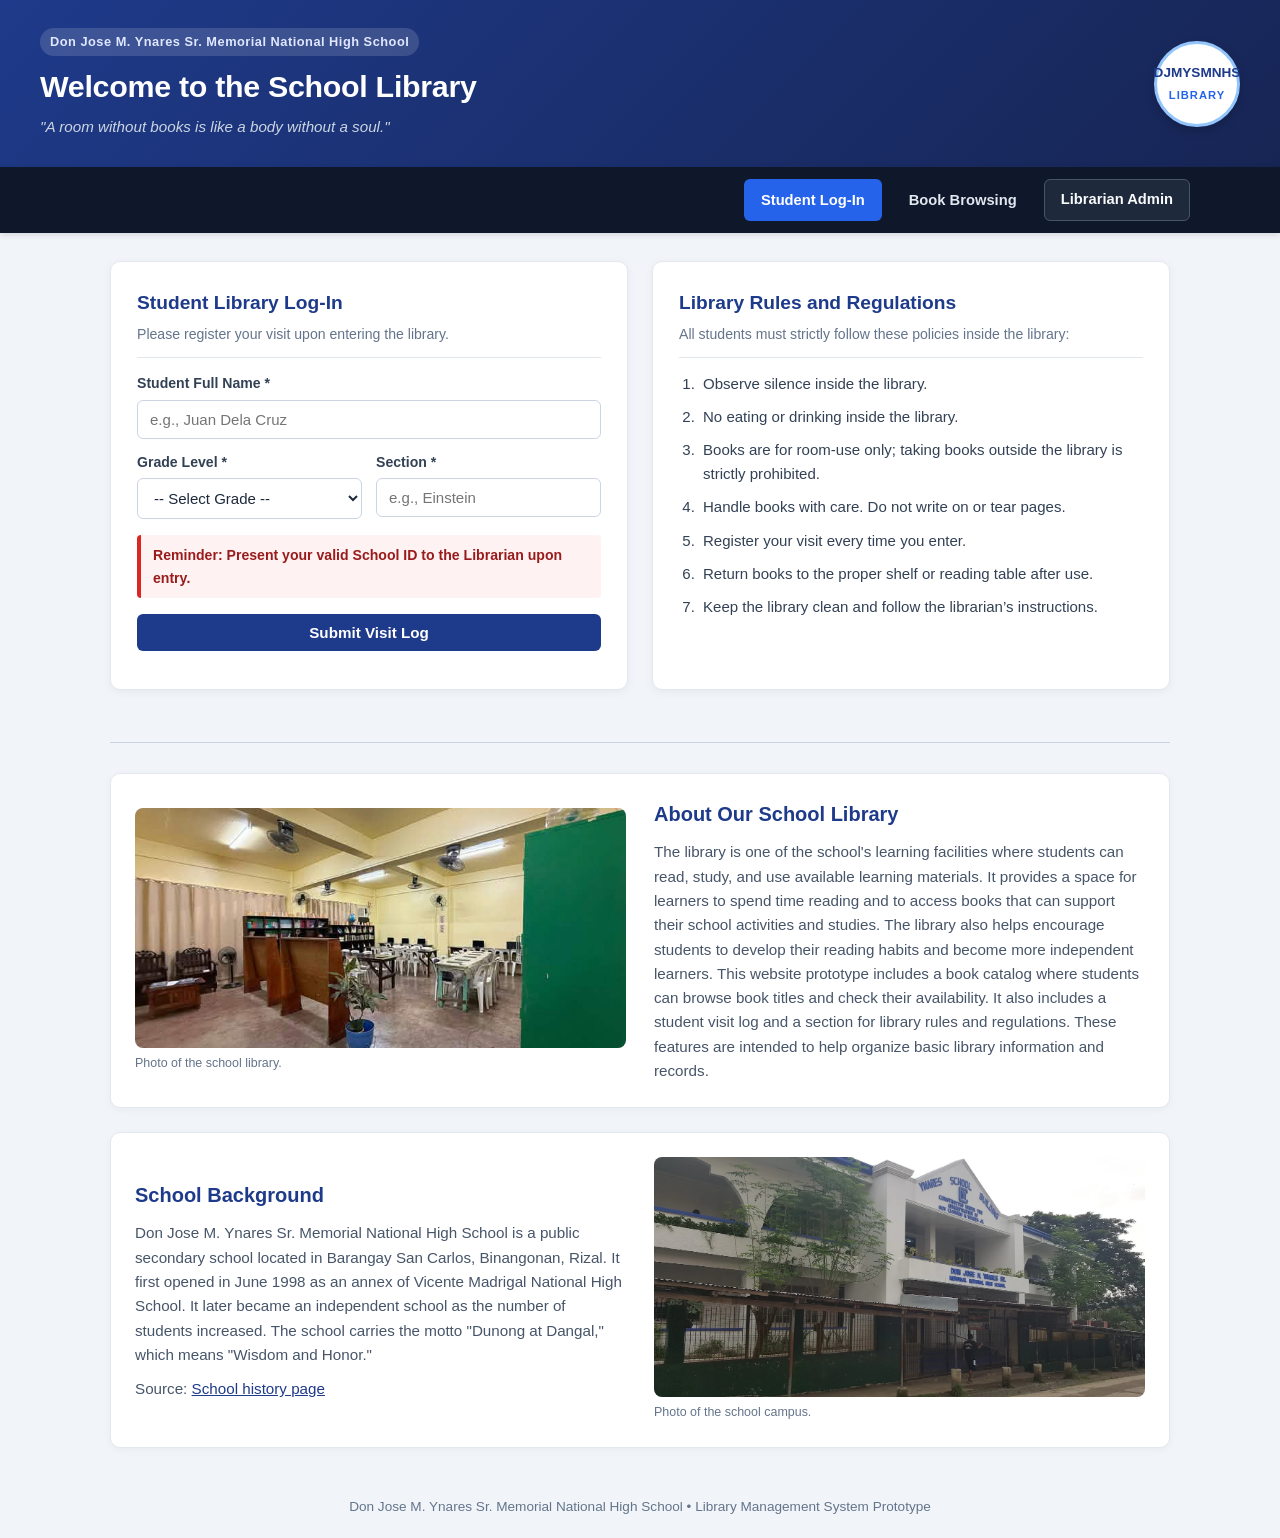
<file: index.html>
<!DOCTYPE html>
<html lang="en">
<head>
  <meta charset="UTF-8" />
  <meta name="viewport" content="width=device-width, initial-scale=1.0" />
  <title>School Library Portal - DJMYSMNHS</title>
  <link rel="stylesheet" href="style.css" />
</head>
<body>

  <!-- HEADER SECTION -->
  <header class="main-header">
    <div class="header-text">
      <span class="school-badge">Don Jose M. Ynares Sr. Memorial National High School</span>
      <h1 class="welcome-title">Welcome to the School Library</h1>
      <p class="school-quote">"A room without books is like a body without a soul."</p>
    </div>
    <div class="school-logo">
      <span>DJMYSMNHS<br><small>LIBRARY</small></span>
    </div>
  </header>

  <!-- NAVIGATION BAR -->
  <nav class="navbar">
    <div class="nav-inner">
      <div class="nav-buttons">
        <button id="btnLoginSec" class="nav-btn active" onclick="showStudentSection('loginSection')">Student Log-In</button>
        <button id="btnBrowseSec" class="nav-btn" onclick="showStudentSection('browseSection')">Book Browsing</button>
        <a href="librarian/index.html" class="nav-btn admin-link">Librarian Admin</a>
      </div>
    </div>
  </nav>

  <!-- TOP SECTION: STUDENT LOGIN & RULES (Default View) -->
  <section id="loginSection" class="top-container">
    <div class="two-columns">
      <!-- Left Side: Student Check-in Form -->
      <div class="card">
        <h3>Student Library Log-In</h3>
        <p class="card-subtitle">Please register your visit upon entering the library.</p>
        <form id="studentLoginForm">
          <label for="studentName">Student Full Name *</label>
          <input type="text" id="studentName" placeholder="e.g., Juan Dela Cruz" required />

          <div class="row-inputs">
            <div>
              <label for="studentGrade">Grade Level *</label>
              <select id="studentGrade" required>
                <option value="">-- Select Grade --</option>
                <option value="Grade 7">Grade 7</option>
                <option value="Grade 8">Grade 8</option>
                <option value="Grade 9">Grade 9</option>
                <option value="Grade 10">Grade 10</option>
                <option value="Grade 11">Grade 11</option>
                <option value="Grade 12">Grade 12</option>
              </select>
            </div>
            <div>
              <label for="studentSection">Section *</label>
              <input type="text" id="studentSection" placeholder="e.g., Einstein" required />
            </div>
          </div>

          <div class="id-reminder">
            Reminder: Present your valid School ID to the Librarian upon entry.
          </div>
          <button type="submit" class="primary-btn full-width">Submit Visit Log</button>
        </form>
        <p id="loginFeedback" class="feedback-msg"></p>
      </div>

      <!-- Right Side: Rules and Regulations -->
      <div class="card">
        <h3>Library Rules and Regulations</h3>
        <p class="card-subtitle">All students must strictly follow these policies inside the library:</p>
        <ol id="studentRulesList" class="rules-list">
          <!-- Rules automatically load from JS for Proto.js -->
        </ol>
      </div>
    </div>
  </section>

  <!-- TOP SECTION ALTERNATIVE: BOOK BROWSING -->
  <section id="browseSection" class="top-container hidden">
    <div class="card">
      <div class="section-header-flex">
        <div>
          <h3>Available Books Catalog</h3>
          <p class="card-subtitle" id="catalogCountText">Showing all books (Room-use reading only)</p>
        </div>
        <button class="secondary-btn" onclick="showStudentSection('loginSection')">Back to Student Log-In</button>
      </div>

      <div class="filter-bar">
        <input type="text" id="bookSearchInput" onkeyup="renderStudentBooks()" placeholder="Search by book title, author, or year..." />
        <select id="genreFilterSelect" onchange="renderStudentBooks()">
          <option value="All">All Genres</option>
          <option value="Mathematics">Mathematics</option>
          <option value="Science">Science</option>
          <option value="English, Filipino & Values">English, Filipino & Values</option>
          <option value="Technology & Computing">Technology & Computing</option>
          <option value="Business, Finance & Medicine">Business, Finance & Medicine</option>
          <option value="Religion & Christian Living">Religion & Christian Living</option>
          <option value="Fiction">Fiction</option>
          <option value="Children & Young Readers">Children & Young Readers</option>
          <option value="Biography, Memoir & History">Biography, Memoir & History</option>
          <option value="Travel">Travel</option>
          <option value="Other">Other</option>
        </select>
      </div>
      
      <div class="table-responsive">
        <table>
          <thead>
            <tr>
              <th>Title</th>
              <th>Author</th>
              <th>Year</th>
              <th>Genre</th>
              <th>Status</th>
            </tr>
          </thead>
          <tbody id="studentBookTable">
            <!-- Books load here from JS for Proto.js -->
          </tbody>
        </table>
      </div>
    </div>
  </section>

  <hr class="divider" />

  <!-- SCHOOL AND LIBRARY BACKGROUND -->
  <main class="info-container">
    <div class="info-row">
      <div class="pic-box">
        <img src="library-pic.jpg" alt="Interior of the Don Jose M. Ynares Sr. Memorial National High School library" />
        <p class="image-note">Photo of the school library.</p>
      </div>
      <div class="text-box">
        <h3>About Our School Library</h3>
        <p>
          The library is one of the school's learning facilities where students can read, study, and use available learning materials. It provides a space for learners to spend time reading and to access books that can support their school activities and studies. The library also helps encourage students to develop their reading habits and become more independent learners.

          This website prototype includes a book catalog where students can browse book titles and check their availability. It also includes a student visit log and a section for library rules and regulations. These features are intended to help organize basic library information and records.
        </p>
      </div>
    </div>

    <div class="info-row">
      <div class="text-box">
        <h3>School Background</h3>
        <p>
          Don Jose M. Ynares Sr. Memorial National High School is a public secondary school located in Barangay San Carlos, Binangonan, Rizal. It first opened in June 1998 as an annex of Vicente Madrigal National High School. It later became an independent school as the number of students increased. The school carries the motto "Dunong at Dangal," which means "Wisdom and Honor."
        </p>
        <p class="source-note">
          Source: <a href="https://en.wikipedia.org/wiki/Don_Jose_M._Ynares_Sr._Memorial_National_High_School" target="_blank" rel="noopener noreferrer">School history page</a>
        </p>
      </div>
      <div class="pic-box">
        <img src="school-pic.webp" alt="Don Jose M. Ynares Sr. Memorial National High School building" />
        <p class="image-note">Photo of the school campus.</p>
      </div>
    </div>
  </main>

  <footer class="main-footer">
    <p>Don Jose M. Ynares Sr. Memorial National High School &bull; Library Management System Prototype</p>
  </footer>

  <script src="script.js"></script>
</body>
</html>
</file>
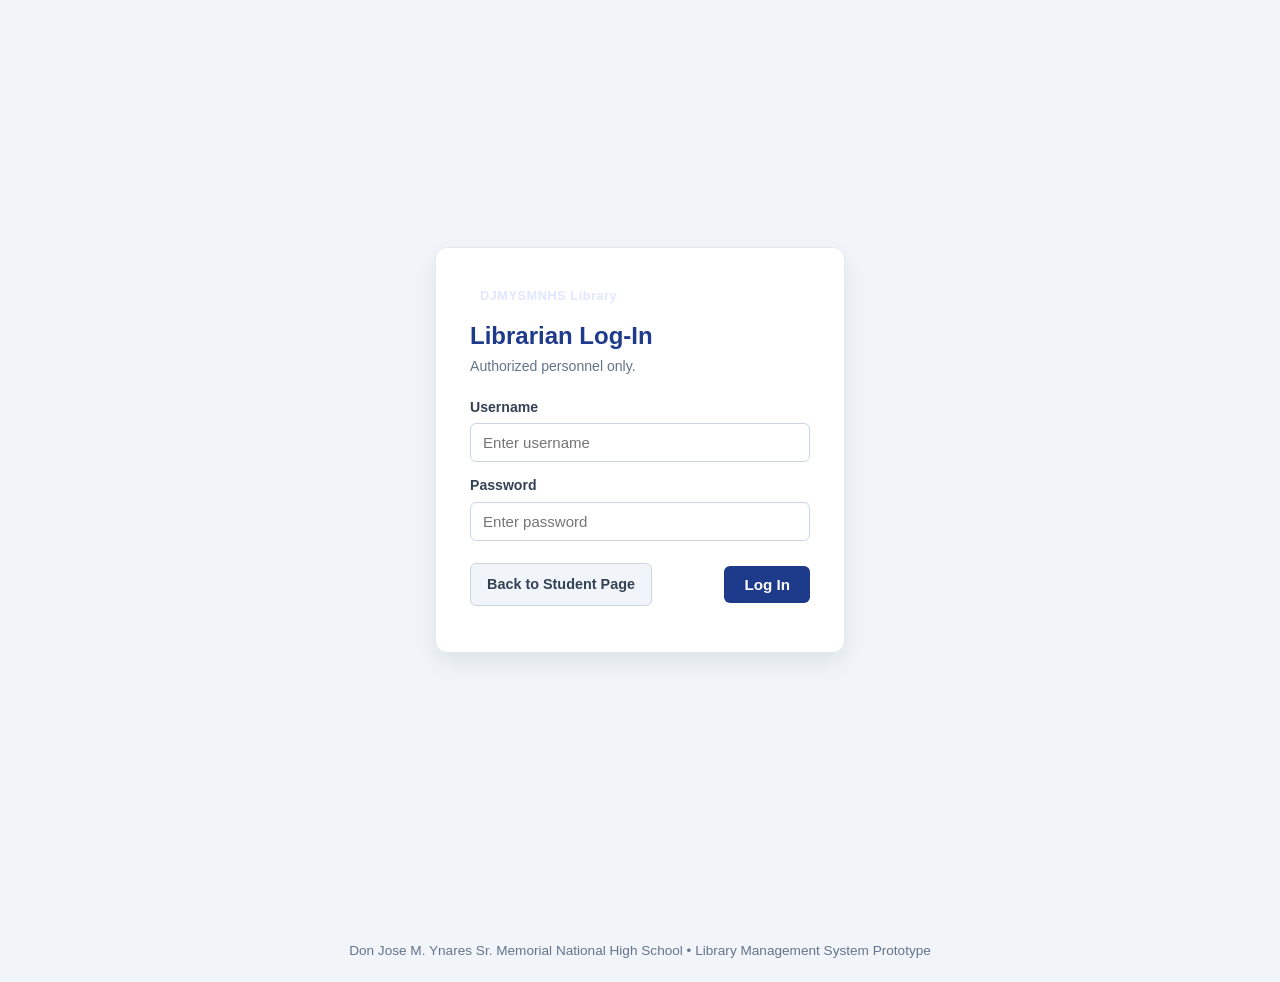
<file: librarian/index.html>
<!DOCTYPE html>
<html lang="en">
<head>
  <meta charset="UTF-8" />
  <meta name="viewport" content="width=device-width, initial-scale=1.0" />
  <title>Librarian Admin - DJMYSMNHS Library</title>
  <link rel="stylesheet" href="../style.css" />
</head>
<body>

  <div id="adminLoginBox" class="login-wrapper">
    <div class="admin-login-card">
      <div class="login-brand">
        <span class="school-badge">DJMYSMNHS Library</span>
        <h2>Librarian Log-In</h2>
        <p>Authorized personnel only.</p>
      </div>
      
      
      <form id="librarianLoginForm">
        <label for="adminUser">Username</label>
        <input type="text" id="adminUser" placeholder="Enter username" required />

        <label for="adminPass">Password</label>
        <input type="password" id="adminPass" placeholder="Enter password" required />

        <div class="login-actions">
          <a href="../index.html" class="secondary-btn">Back to Student Page</a>
          <button type="submit" class="primary-btn">Log In</button>
        </div>
      </form>
      <p id="adminError" class="error-msg"></p>
    </div>
  </div>

  
  
  <div id="adminDashboard" class="hidden">
    
    <div class="dashboard-wrapper">

      <div class="dash-header">
        
        <div>
          <span class="school-badge">Don Jose M. Ynares Sr. Memorial National High School</span>
          
          
          <h1>Librarian Dashboard</h1>
        </div>
        
        <div class="dash-header-actions">
          <a href="../index.html" class="secondary-btn">Student Page</a>
          <button class="danger-btn" onclick="logoutAdmin()">Log Out</button>
          
    </div>
        
      </div>

      <div class="stats-grid">
        <div class="stat-box">
          <h4>Total Books</h4>
          <p id="statTotalBooks">0</p>
        </div>
        
        <div class="stat-box stat-green">
          <h4>Available</h4>
          <p id="statAvailable">0</p>
        </div>
        
        <div class="stat-box stat-red">
          <h4>Unavailable</h4>
          <p id="statUnavailable">0</p>
        </div>
        
        <div class="stat-box">
          <h4>Student Visits</h4>
          <p id="statTotalVisits">0</p>
        </div>
        
        <div class="stat-box stat-amber">
          <h4>Violations</h4>
          <p id="statViolations">0</p>
        </div>
        
      </div>

      
     
      <div class="dash-tabs">
        <button id="tabBtnBooks" class="tab-btn active" onclick="switchAdminTab('booksTab', 'tabBtnBooks')">Manage Books</button>
        <button id="tabBtnVisits" class="tab-btn" onclick="switchAdminTab('visitsTab', 'tabBtnVisits')">Visits &amp; Violations</button>
      </div>

      <section id="booksTab">
        
        <div class="card">
          <h3>Add New Book</h3>
          <p class="card-subtitle">New books appear in the student catalog right away.</p>
          <form id="addBookForm" class="inline-form">
            <input type="text" id="bookTitle" placeholder="Book title *" required />
            <input type="text" id="bookAuthor" placeholder="Author" />
            <input type="number" id="bookYear" placeholder="Year" min="1000" max="2100" />
            <select id="bookGenre" required>
              <option value="Mathematics">Mathematics</option>
              <option value="Science">Science</option>
              <option value="English, Filipino & Values">English, Filipino &amp; Values</option>
              <option value="Technology & Computing">Technology &amp; Computing</option>
              <option value="Business, Finance & Medicine">Business, Finance &amp; Medicine</option>
              <option value="Religion & Christian Living">Religion &amp; Christian Living</option>
              <option value="Fiction">Fiction</option>
              <option value="Children & Young Readers">Children &amp; Young Readers</option>
              <option value="Biography, Memoir & History">Biography, Memoir &amp; History</option>
              <option value="Travel">Travel</option>
              <option value="Other">Other</option>
            </select>
            <button type="submit" class="primary-btn">Add Book</button>
          </form>
        </div>

        <div class="card">
          <h3>Book Inventory</h3>
          <p class="card-subtitle">Toggle a book's availability or remove it from the list.</p>
          <div class="table-responsive">
            <table>
              <thead>
                <tr>
                  <th>Title</th>
                  <th>Author</th>
                  <th>Year</th>
                  <th>Genre</th>
                  <th>Status</th>
                  <th>Actions</th>
                </tr>
              </thead>
              <tbody id="adminBookTable"></tbody>
            </table>
          </div>
          
        </div>
        
      </section>

      <section id="visitsTab" class="hidden">
        <div class="card">
          <h3>Student Visit Records</h3>
          <p class="card-subtitle">Every log-in submitted on the student page.</p>
          <div class="table-responsive">
            <table>
              <thead>
                <tr>
                  <th>Date &amp; Time</th>
                  <th>Student Name</th>
                  <th>Grade</th>
                  <th>Section</th>
                </tr>
              </thead>
              <tbody id="visitsTable"></tbody>
            </table>
          </div>
        </div>

        <div class="card">
          <h3>Record a Rule Violation</h3>
          <p class="card-subtitle">Select the library rule that was broken.</p>
          <form id="violationForm" class="inline-form">
            <input type="text" id="violatorName" placeholder="Student name *" required />
            <input type="text" id="violatorGradeSec" placeholder="Grade & section *" required />
            <select id="ruleViolated" required></select>
            <button type="submit" class="primary-btn">Save Violation</button>
          </form>

          <div class="table-responsive">
            <table>
              <thead>
                <tr>
                  <th>Date</th>
                  <th>Student</th>
                  <th>Grade &amp; Section</th>
                  <th>Rule Violated</th>
                </tr>
              </thead>
              <tbody id="violationsTable"></tbody>
            </table>
          </div>
        </div>
      </section>

    </div>
  </div>

  <footer class="main-footer">
    <p>Don Jose M. Ynares Sr. Memorial National High School &bull; Library Management System Prototype</p>
  </footer>

  <script src="../script.js"></script>
</body>
</html>
</file>
<file: style.css>
/* GENERAL STYLES */
* {
  box-sizing: border-box;
  margin: 0;
  padding: 0;
  font-family: 'Segoe UI', Arial, sans-serif;
}

body {
  background-color: #f1f5f9;
  color: #1e293b;
  line-height: 1.6;
}

.hidden {
  display: none !important;
}

/* HEADER */
.main-header {
  background: linear-gradient(135deg, #1e3a8a 0%, #172554 100%);
  color: #ffffff;
  padding: 28px 40px;
  display: flex;
  justify-content: space-between;
  align-items: center;
  gap: 20px;
}

.school-badge {
  display: inline-block;
  background-color: rgba(255, 255, 255, 0.14);
  color: #e0e7ff;
  font-size: 0.8rem;
  font-weight: 600;
  letter-spacing: 0.5px;
  padding: 4px 10px;
  border-radius: 20px;
  margin-bottom: 6px;
}

.school-badge-dark {
  display: inline-block;
  background-color: #e0e7ff;
  color: #1e3a8a;
  font-size: 0.75rem;
  font-weight: 700;
  letter-spacing: 0.6px;
  padding: 3px 9px;
  border-radius: 12px;
  margin-bottom: 6px;
}

.welcome-title {
  font-size: 1.9rem;
  font-weight: 700;
  letter-spacing: -0.3px;
}

.school-quote {
  font-style: italic;
  font-size: 0.95rem;
  color: #cbd5e1;
  margin-top: 4px;
}

.school-logo {
  width: 86px;
  height: 86px;
  border-radius: 50%;
  background-color: #ffffff;
  color: #1e3a8a;
  display: flex;
  align-items: center;
  justify-content: center;
  text-align: center;
  font-weight: 800;
  font-size: 0.85rem;
  border: 3px solid #93c5fd;
  box-shadow: 0 4px 10px rgba(0, 0, 0, 0.18);
  flex-shrink: 0;
}

.school-logo small {
  font-size: 0.7rem;
  color: #2563eb;
  letter-spacing: 1px;
}

/* NAVIGATION BAR */
.navbar {
  background-color: #0f172a;
  padding: 12px 40px;
  position: sticky;
  top: 0;
  z-index: 100;
  box-shadow: 0 2px 6px rgba(0, 0, 0, 0.12);
}

.nav-inner {
  max-width: 1100px;
  margin: 0 auto;
  display: flex;
  justify-content: flex-end;
}

.nav-buttons {
  display: flex;
  gap: 10px;
  flex-wrap: wrap;
}

.nav-btn {
  background-color: transparent;
  color: #e2e8f0;
  border: 1px solid transparent;
  padding: 8px 16px;
  border-radius: 6px;
  cursor: pointer;
  text-decoration: none;
  font-size: 0.92rem;
  font-weight: 600;
  transition: 0.2s;
}

.nav-btn:hover {
  background-color: #1e293b;
  color: #ffffff;
}

.nav-btn.active {
  background-color: #2563eb;
  color: #ffffff;
}

.admin-link {
  background-color: #1e293b;
  border: 1px solid #475569;
  color: #f8fafc;
}

.admin-link:hover {
  border-color: #93c5fd;
}

/* CONTAINERS & CARDS */
.top-container, .info-container, .dashboard-wrapper {
  max-width: 1100px;
  margin: 28px auto;
  padding: 0 20px;
}

.two-columns {
  display: grid;
  grid-template-columns: 1fr 1fr;
  gap: 24px;
}

.card {
  background: #ffffff;
  padding: 26px;
  border-radius: 10px;
  border: 1px solid #e2e8f0;
  box-shadow: 0 2px 10px rgba(15, 23, 42, 0.05);
  margin-bottom: 22px;
}

.card h3 {
  color: #1e3a8a;
  font-size: 1.2rem;
  margin-bottom: 4px;
}

.card-subtitle {
  color: #64748b;
  font-size: 0.88rem;
  padding-bottom: 12px;
  margin-bottom: 14px;
  border-bottom: 1px solid #e2e8f0;
}

/* FORMS & INPUTS */
label {
  display: block;
  font-weight: 600;
  color: #334155;
  margin-top: 12px;
  margin-bottom: 5px;
  font-size: 0.88rem;
}

input, select {
  width: 100%;
  padding: 10px 12px;
  border: 1px solid #cbd5e1;
  border-radius: 6px;
  font-size: 0.94rem;
  background-color: #ffffff;
  color: #1e293b;
  transition: border-color 0.2s, box-shadow 0.2s;
}

input:focus, select:focus {
  outline: none;
  border-color: #2563eb;
  box-shadow: 0 0 0 3px rgba(37, 99, 235, 0.12);
}

.row-inputs {
  display: grid;
  grid-template-columns: 1fr 1fr;
  gap: 14px;
}

.id-reminder {
  margin-top: 16px;
  background-color: #fef2f2;
  border-left: 4px solid #dc2626;
  color: #991b1b;
  padding: 9px 12px;
  border-radius: 4px;
  font-weight: 600;
  font-size: 0.88rem;
}

.rules-list {
  padding-left: 20px;
  color: #334155;
  font-size: 0.94rem;
}

.rules-list li {
  margin-bottom: 9px;
  padding-left: 4px;
}

/* FILTER BAR */
.filter-bar {
  display: grid;
  grid-template-columns: 2fr 1fr;
  gap: 12px;
  margin-bottom: 15px;
}

/* BUTTONS */
.primary-btn {
  background-color: #1e3a8a;
  color: #ffffff;
  border: none;
  padding: 10px 20px;
  border-radius: 6px;
  cursor: pointer;
  margin-top: 16px;
  font-size: 0.95rem;
  font-weight: 600;
  transition: background-color 0.2s;
}

.primary-btn:hover {
  background-color: #1d4ed8;
}

.full-width {
  width: 100%;
}

.secondary-btn {
  background-color: #f1f5f9;
  color: #334155;
  border: 1px solid #cbd5e1;
  padding: 9px 16px;
  border-radius: 6px;
  cursor: pointer;
  text-decoration: none;
  font-size: 0.9rem;
  font-weight: 600;
  display: inline-block;
  transition: 0.2s;
}

.secondary-btn:hover {
  background-color: #e2e8f0;
}

.danger-btn {
  background-color: #dc2626;
  color: #ffffff;
  border: none;
  padding: 8px 14px;
  border-radius: 6px;
  cursor: pointer;
  font-size: 0.88rem;
  font-weight: 600;
  transition: 0.2s;
}

.danger-btn:hover {
  background-color: #b91c1c;
}

.toggle-btn {
  background-color: #0284c7;
  color: #ffffff;
  border: none;
  padding: 6px 11px;
  border-radius: 5px;
  cursor: pointer;
  font-size: 0.82rem;
  font-weight: 600;
  margin-right: 4px;
}

.toggle-btn:hover {
  background-color: #0369a1;
}

/* SCHOOL & LIBRARY INFO SECTION */
.divider {
  border: 0;
  height: 1px;
  background: #cbd5e1;
  margin: 30px auto;
  max-width: 1060px;
}

.info-row {
  display: grid;
  grid-template-columns: 1fr 1fr;
  gap: 28px;
  align-items: center;
  background: #ffffff;
  padding: 24px;
  border-radius: 10px;
  border: 1px solid #e2e8f0;
  margin-bottom: 24px;
  box-shadow: 0 2px 8px rgba(15, 23, 42, 0.04);
}

.pic-box img {
  width: 100%;
  height: 240px;
  object-fit: cover;
  border-radius: 8px;
  display: block;
}

.text-box h3 {
  color: #1e3a8a;
  font-size: 1.25rem;
  margin-bottom: 10px;
}

.text-box p {
  color: #475569;
  font-size: 0.95rem;
}

/* TABLES & STATUS PILLS */
.table-responsive {
  overflow-x: auto;
}

table {
  width: 100%;
  border-collapse: collapse;
  margin-top: 10px;
  font-size: 0.92rem;
}

th, td {
  border-bottom: 1px solid #e2e8f0;
  padding: 11px 12px;
  text-align: left;
}

th {
  background-color: #f8fafc;
  color: #1e3a8a;
  font-weight: 700;
  border-top: 1px solid #e2e8f0;
}

tbody tr:hover {
  background-color: #f8fafc;
}

.badge-available {
  display: inline-block;
  background-color: #dcfce7;
  color: #15803d;
  padding: 3px 10px;
  border-radius: 12px;
  font-size: 0.8rem;
  font-weight: 700;
}

.badge-unavailable {
  display: inline-block;
  background-color: #fee2e2;
  color: #b91c1c;
  padding: 3px 10px;
  border-radius: 12px;
  font-size: 0.8rem;
  font-weight: 700;
}

.empty-row {
  text-align: center;
  color: #64748b;
  padding: 20px;
}

/* ADMIN LOGIN PAGE */
.login-wrapper {
  display: flex;
  justify-content: center;
  align-items: center;
  min-height: 100vh;
  padding: 20px;
}

.admin-login-card {
  background: #ffffff;
  padding: 34px;
  border-radius: 12px;
  width: 100%;
  max-width: 410px;
  border: 1px solid #e2e8f0;
  box-shadow: 0 10px 25px rgba(15, 23, 42, 0.08);
}

.login-brand {
  margin-bottom: 18px;
}

.login-brand h2 {
  color: #1e3a8a;
  font-size: 1.5rem;
}

.login-brand p {
  color: #64748b;
  font-size: 0.88rem;
}

.login-actions {
  display: flex;
  justify-content: space-between;
  align-items: center;
  margin-top: 22px;
}

.login-actions .primary-btn {
  margin-top: 0;
}

/* ADMIN DASHBOARD */
.dash-header {
  display: flex;
  justify-content: space-between;
  align-items: center;
  background: #ffffff;
  padding: 18px 24px;
  border-radius: 10px;
  border: 1px solid #e2e8f0;
  margin-bottom: 20px;
  flex-wrap: wrap;
  gap: 12px;
}

.dash-header h1 {
  color: #1e3a8a;
  font-size: 1.5rem;
}

.dash-header-actions {
  display: flex;
  gap: 8px;
}

.stats-grid {
  display: grid;
  grid-template-columns: repeat(5, 1fr);
  gap: 14px;
  margin-bottom: 20px;
}

.stat-box {
  background: #ffffff;
  padding: 16px;
  border-radius: 10px;
  text-align: center;
  border: 1px solid #e2e8f0;
  box-shadow: 0 2px 6px rgba(15, 23, 42, 0.04);
  border-top: 4px solid #1e3a8a;
}

.stat-box h4 {
  font-size: 0.85rem;
  color: #64748b;
  font-weight: 600;
}

.stat-box p {
  font-size: 1.85rem;
  font-weight: 700;
  color: #1e3a8a;
  margin-top: 4px;
}

.stat-green { border-top-color: #16a34a; }
.stat-green p { color: #15803d; }

.stat-red { border-top-color: #dc2626; }
.stat-red p { color: #b91c1c; }

.stat-amber { border-top-color: #d97706; }
.stat-amber p { color: #b45309; }

.dash-tabs {
  margin-bottom: 16px;
  display: flex;
  gap: 10px;
}

.tab-btn {
  padding: 10px 18px;
  border: 1px solid #cbd5e1;
  background: #ffffff;
  color: #334155;
  border-radius: 6px;
  cursor: pointer;
  font-weight: 600;
  font-size: 0.92rem;
  transition: 0.2s;
}

.tab-btn:hover {
  background: #f8fafc;
}

.tab-btn.active {
  background: #1e3a8a;
  color: #ffffff;
  border-color: #1e3a8a;
}

.inline-form {
  display: flex;
  gap: 10px;
  margin-bottom: 18px;
  flex-wrap: wrap;
}

.inline-form input, .inline-form select {
  flex: 1;
  min-width: 150px;
}

.inline-form button {
  margin-top: 0;
  white-space: nowrap;
}

.feedback-msg {
  color: #15803d;
  font-weight: 600;
  margin-top: 12px;
  font-size: 0.92rem;
}

.error-msg {
  color: #dc2626;
  margin-top: 12px;
  font-weight: 600;
  font-size: 0.9rem;
}

.section-header-flex {
  display: flex;
  justify-content: space-between;
  align-items: center;
  margin-bottom: 15px;
  flex-wrap: wrap;
  gap: 10px;
}

/* FOOTER */
.main-footer {
  text-align: center;
  padding: 20px;
  color: #64748b;
  font-size: 0.85rem;
  margin-top: 20px;
}

/* RESPONSIVE ADJUSTMENTS */
@media (max-width: 820px) {
  .two-columns, .info-row, .filter-bar {
    grid-template-columns: 1fr;
  }
  .stats-grid {
    grid-template-columns: repeat(2, 1fr);
  }
  .main-header {
    padding: 22px 20px;
  }
  .navbar {
    padding: 12px 20px;
  }
}

/* Small notes under the school and library pictures */
.image-note {
  color: #64748b;
  font-size: 0.78rem;
  margin-top: 6px;
}

.source-note {
  margin-top: 10px;
  font-size: 0.85rem;
}

.source-note a {
  color: #1e3a8a;
  text-decoration: underline;
}
</file>
